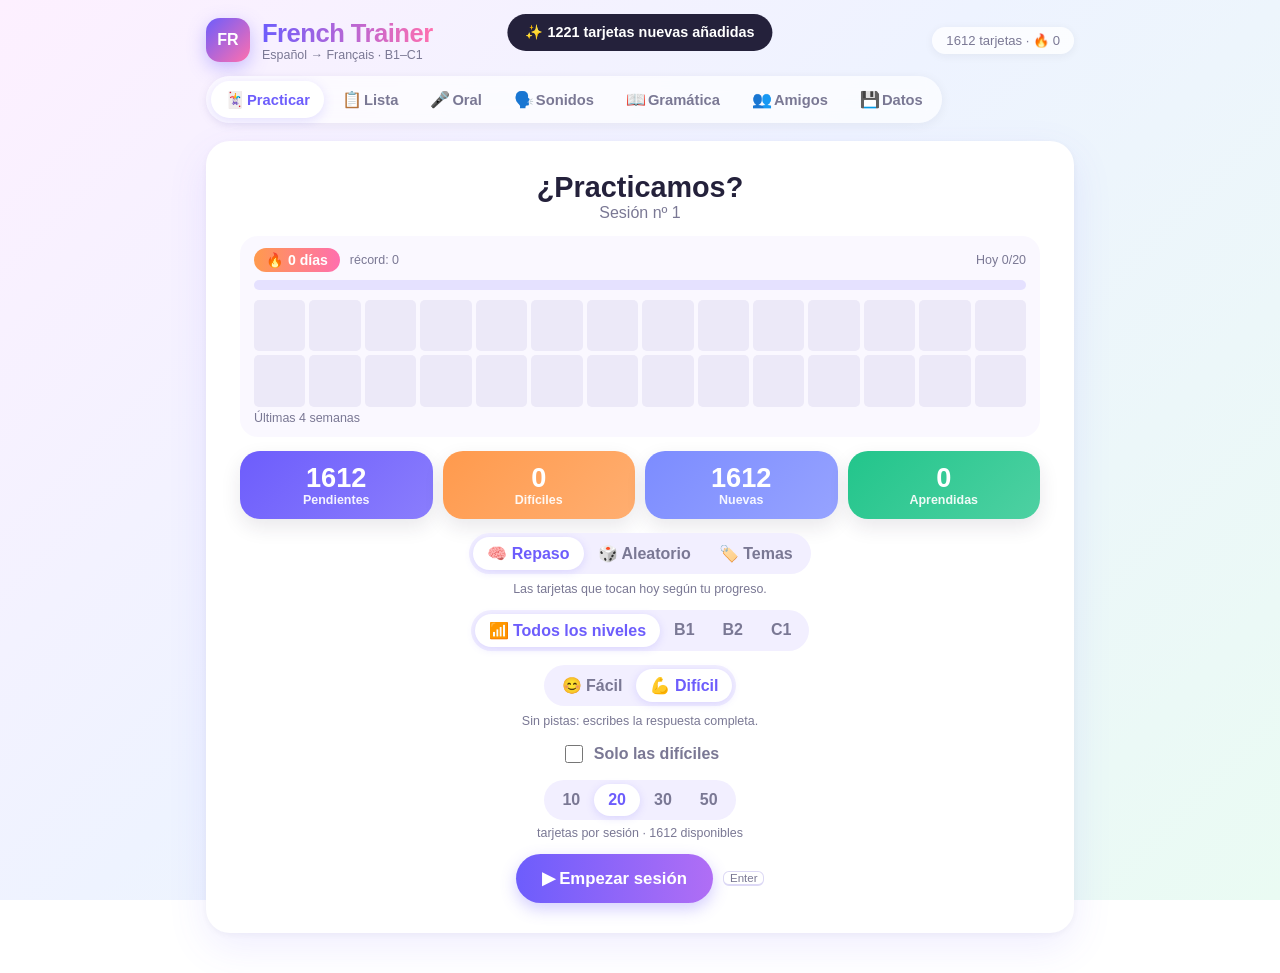
<file: index.html>
<!DOCTYPE html>
<html lang="es">
<head>
  <meta charset="utf-8">
  <meta name="viewport" content="width=device-width, initial-scale=1, viewport-fit=cover">
  <title>French Trainer</title>
  <meta name="theme-color" content="#6d5dfc">
  <meta name="apple-mobile-web-app-capable" content="yes">
  <meta name="mobile-web-app-capable" content="yes">
  <meta name="apple-mobile-web-app-status-bar-style" content="default">
  <meta name="apple-mobile-web-app-title" content="French">
  <link rel="manifest" href="manifest.webmanifest">
  <link rel="icon" href="icons/icon-192.png">
  <link rel="apple-touch-icon" href="icons/apple-touch-icon.png">
  <link rel="stylesheet" href="styles.css">
</head>
<body>
  <div class="shell">
    <header class="top">
      <div class="brand">
        <div class="logo">FR</div>
        <div>
          <div class="title">French Trainer</div>
          <div class="muted small">Español → Français · B1–C1</div>
        </div>
      </div>
      <div id="header-pill" class="pill"></div>
    </header>

    <nav class="tabs" id="tabs">
      <button data-tab="practice" class="active"><span class="ico">🃏</span><span>Practicar</span></button>
      <button data-tab="list"><span class="ico">📋</span><span>Lista</span></button>
      <button data-tab="oral"><span class="ico">🎤</span><span>Oral</span></button>
      <button data-tab="sounds"><span class="ico">🗣️</span><span>Sonidos</span></button>
      <button data-tab="grammar"><span class="ico">📖</span><span>Gramática</span></button>
      <button data-tab="friends"><span class="ico">👥</span><span>Amigos</span></button>
      <button data-tab="data"><span class="ico">💾</span><span>Datos</span></button>
    </nav>

    <main>
      <section id="view-practice" class="view active"></section>
      <section id="view-list" class="view"></section>
      <section id="view-oral" class="view"></section>
      <section id="view-sounds" class="view"></section>
      <section id="view-grammar" class="view"></section>
      <section id="view-suggest" class="view"></section>
      <section id="view-friends" class="view"></section>
      <section id="view-data" class="view"></section>
    </main>
  </div>
  <div id="toast" class="toast"></div>

  <script src="data.js"></script>
  <script src="grammar.js"></script>
  <script src="grammar_ex.js"></script>
  <script src="sounds.js"></script>
  <script src="app.js"></script>
</body>
</html>
</file>
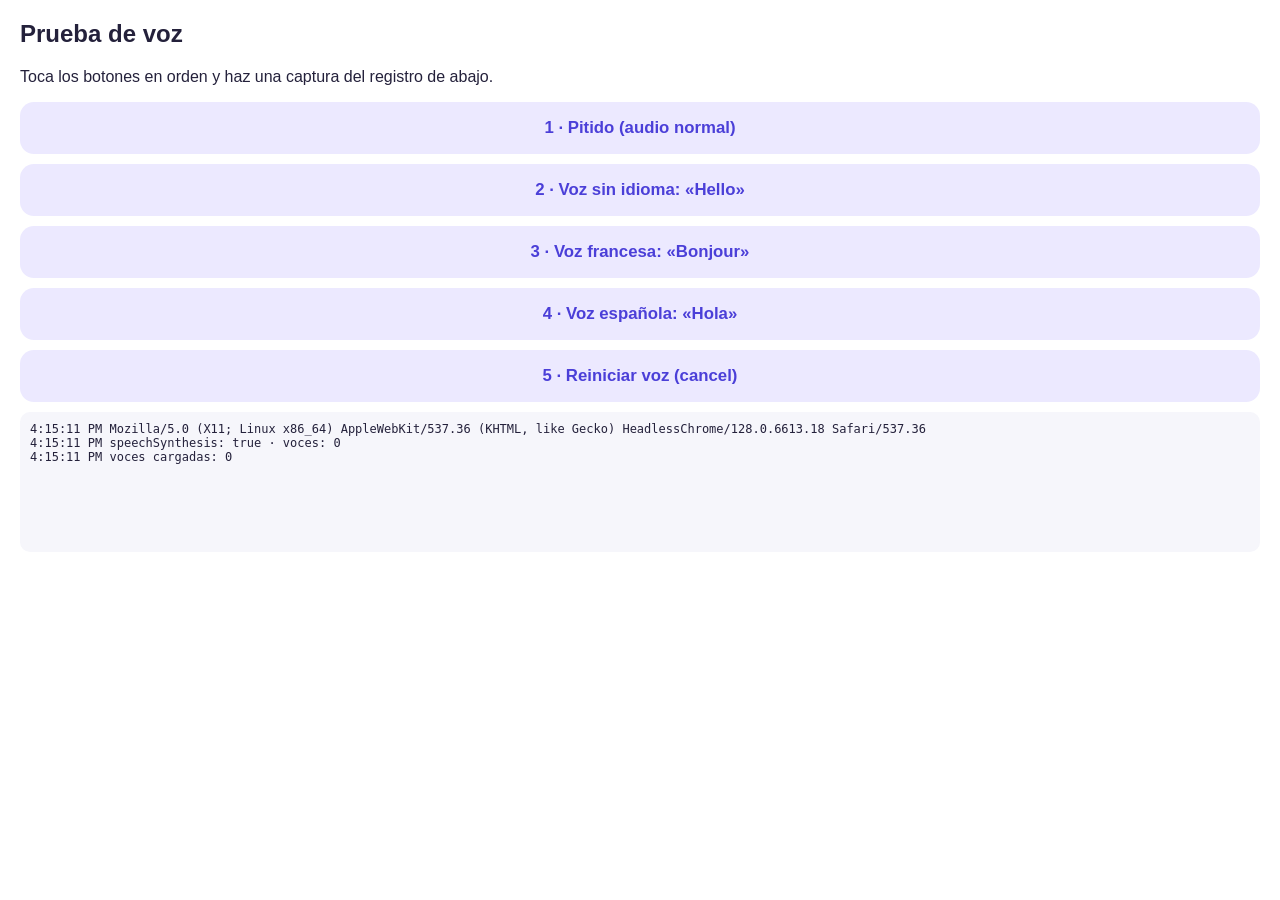
<file: test-voz.html>
<!DOCTYPE html>
<html lang="es">
<head>
<meta charset="utf-8">
<meta name="viewport" content="width=device-width, initial-scale=1">
<title>Prueba de voz</title>
<style>
  body { font-family: Arial, sans-serif; margin: 20px; color: #24213b; }
  button { display: block; width: 100%; margin: 10px 0; padding: 16px; font-size: 1.05rem; border: 0; border-radius: 14px; background: #ece9ff; color: #4b3fd8; font-weight: 700; }
  button:active { filter: brightness(.9); }
  #log { white-space: pre-wrap; font-family: Menlo, monospace; font-size: .75rem; background: #f6f6fb; border-radius: 10px; padding: 10px; min-height: 120px; }
</style>
</head>
<body>
  <h2>Prueba de voz</h2>
  <p>Toca los botones en orden y haz una captura del registro de abajo.</p>
  <button id="b1">1 · Pitido (audio normal)</button>
  <button id="b2">2 · Voz sin idioma: «Hello»</button>
  <button id="b3">3 · Voz francesa: «Bonjour»</button>
  <button id="b4">4 · Voz española: «Hola»</button>
  <button id="b5">5 · Reiniciar voz (cancel)</button>
  <div id="log"></div>
<script>
  const L = document.getElementById('log'), S = window.speechSynthesis;
  const st = () => S ? `speaking=${S.speaking} pending=${S.pending} paused=${S.paused}` : 'sin speechSynthesis';
  const log = m => { L.textContent += `${new Date().toLocaleTimeString()} ${m}\n`; };
  log(`${navigator.userAgent}`);
  log(`speechSynthesis: ${!!S} · voces: ${S ? S.getVoices().length : 0}`);
  if (S) S.onvoiceschanged = () => log(`voces cargadas: ${S.getVoices().length}`);
  function beep() {
    const sr = 22050, n = sr / 2, buf = new DataView(new ArrayBuffer(44 + n * 2));
    const w = (o, s) => [...s].forEach((c, i) => buf.setUint8(o + i, c.charCodeAt(0)));
    w(0, 'RIFF'); buf.setUint32(4, 36 + n * 2, true); w(8, 'WAVEfmt '); buf.setUint32(16, 16, true); buf.setUint16(20, 1, true); buf.setUint16(22, 1, true);
    buf.setUint32(24, sr, true); buf.setUint32(28, sr * 2, true); buf.setUint16(32, 2, true); buf.setUint16(34, 16, true); w(36, 'data'); buf.setUint32(40, n * 2, true);
    for (let i = 0; i < n; i++) buf.setInt16(44 + i * 2, Math.sin(i / sr * 2 * Math.PI * 660) * 8000, true);
    const a = new Audio(URL.createObjectURL(new Blob([buf], { type: 'audio/wav' })));
    a.play().then(() => log('pitido: reproduciendo ✓')).catch(e => log('pitido: error ' + e.message));
  }
  let keep = [];
  function say(text, lang) {
    if (!S) return log('Este navegador no tiene speechSynthesis');
    const u = new SpeechSynthesisUtterance(text); if (lang) u.lang = lang; keep.push(u);
    u.onstart = () => log(`«${text}»: empieza ✓`); u.onend = () => log(`«${text}»: termina`);
    u.onerror = e => log(`«${text}»: error ${e.error}`);
    log(`speak «${text}» lang=${lang || '-'} (${st()})`);
    S.speak(u);
    setTimeout(() => log(`  1,5 s después: ${st()}`), 1500);
  }
  document.getElementById('b1').onclick = beep;
  document.getElementById('b2').onclick = () => say('Hello');
  document.getElementById('b3').onclick = () => say('Bonjour', 'fr-FR');
  document.getElementById('b4').onclick = () => say('Hola', 'es-ES');
  document.getElementById('b5').onclick = () => { S && S.cancel(); log(`cancel (${st()})`); };
</script>
</body>
</html>
</file>
<file: styles.css>
:root {
  --primary: #6d5dfc; --primary2: #b06ef5; --pink: #ff6fae;
  --text: #24213b; --muted: #7a7894;
  --ok: #1fb37a; --ok-bg: #e3f8ee; --warn-bg: #fff5dc; --ko: #f0506e; --ko-bg: #ffe8ed;
  --new: #7c8cff; --diff: #ff9a4d; --learned: #22c58b;
  --radius: 24px;
}
* { box-sizing: border-box; -webkit-tap-highlight-color: transparent; }
html, body { margin: 0; }
body {
  font-family: Arial, Helvetica, sans-serif; color: var(--text);
  background: linear-gradient(135deg, #fdf0ff 0%, #eef3ff 45%, #eafbf3 100%) fixed;
  min-height: 100vh;
}
button, input, select, textarea { font-family: inherit; font-size: inherit; color: inherit; }
.shell { max-width: 900px; margin: 0 auto; padding: 18px 16px 110px; }
.muted { color: var(--muted); }
.small { font-size: .78rem; }
.row { display: flex; align-items: center; gap: 10px; flex-wrap: wrap; }
.between { justify-content: space-between; }
.center { justify-content: center; }
.col { display: flex; flex-direction: column; gap: 14px; }
.hidden { display: none !important; }

/* header */
.top { display: flex; align-items: center; justify-content: space-between; gap: 10px; margin-bottom: 14px;
       padding-top: env(safe-area-inset-top); }
.brand { display: flex; align-items: center; gap: 12px; }
.logo { width: 44px; height: 44px; border-radius: 14px; display: grid; place-items: center; color: #fff; font-weight: 800;
        background: linear-gradient(135deg, var(--primary), var(--pink)); box-shadow: 0 6px 18px rgba(109,93,252,.35); }
.title { font-size: 1.6rem; font-weight: 800; letter-spacing: -.02em;
         background: linear-gradient(90deg, var(--primary), var(--pink)); -webkit-background-clip: text; background-clip: text; color: transparent; }
.pill { background: rgba(255,255,255,.8); border-radius: 999px; padding: 6px 14px; font-size: .82rem; color: var(--muted);
        box-shadow: 0 2px 10px rgba(36,33,59,.06); white-space: nowrap; }

/* tabs: bottom bar on mobile, pills on desktop */
.tabs { position: fixed; left: 0; right: 0; bottom: 0; z-index: 20; display: flex; justify-content: space-around;
        background: rgba(255,255,255,.95); backdrop-filter: blur(10px); -webkit-backdrop-filter: blur(10px);
        box-shadow: 0 -4px 20px rgba(36,33,59,.08); padding: 6px 4px calc(6px + env(safe-area-inset-bottom)); }
.tabs button { border: 0; background: none; display: flex; flex-direction: column; align-items: center; gap: 2px;
               padding: 6px 10px; border-radius: 14px; color: var(--muted); font-size: .72rem; font-weight: 700; cursor: pointer; flex: 1; }
.tabs .ico { font-size: 1.3rem; }
.tabs button.active { color: var(--primary); background: #f2efff; }
@media (min-width: 720px) {
  .shell { padding-bottom: 40px; }
  .tabs { position: static; width: fit-content; margin: 0 0 18px; border-radius: 999px; padding: 5px; gap: 4px;
          background: rgba(255,255,255,.65); box-shadow: 0 2px 12px rgba(36,33,59,.06); }
  .tabs button { flex-direction: row; font-size: .92rem; padding: 9px 18px; border-radius: 999px; flex: none; }
  .tabs .ico { font-size: 1rem; }
  .tabs button.active { background: #fff; box-shadow: 0 3px 12px rgba(109,93,252,.18); }
}
.view { display: none; }
.view.active { display: block; animation: in .25s ease-out; }

/* cards */
.card { background: #fff; border-radius: var(--radius); padding: 24px; box-shadow: 0 14px 40px rgba(109,93,252,.10), 0 2px 6px rgba(36,33,59,.04); }
@media (min-width: 720px) { .card { padding: 30px 34px; } }
.prompt { font-size: 1.6rem; line-height: 1.3; font-weight: 800; letter-spacing: -.01em; margin: 6px 0 2px; }
@media (min-width: 720px) { .prompt { font-size: 1.9rem; } }
.chip { display: inline-block; border-radius: 999px; padding: 4px 11px; font-size: .74rem; font-weight: 700; }
.answer { width: 100%; font-size: 1.25rem; padding: 14px 16px; border-radius: 16px; border: 2px solid #e6e2fb; outline: none; background: #fcfbff; }
.answer:focus { border-color: var(--primary); background: #fff; }
.answer[readonly] { background: #f6f5fb; }

/* buttons */
.btn { border: 0; border-radius: 999px; padding: 11px 20px; font-weight: 700; cursor: pointer; display: inline-flex; align-items: center; gap: 6px;
       transition: transform .1s ease, box-shadow .15s ease; touch-action: manipulation; }
.btn:active { transform: scale(.97); }
.btn-grad { color: #fff; background: linear-gradient(90deg, var(--primary), var(--primary2)); box-shadow: 0 6px 16px rgba(109,93,252,.30); }
.btn-soft { background: #f2efff; color: var(--primary); }
.btn-diff { background: #fff1e6; color: var(--diff); }
.btn-learned { background: #e3f8ee; color: var(--learned); }
.btn-ghost { background: transparent; color: var(--muted); padding: 6px 10px; }
.btn-lg { padding: 14px 26px; font-size: 1.05rem; }
.btn[disabled] { opacity: .55; cursor: default; }
.kbd { border: 1px solid #dcd8f5; border-bottom-width: 2px; border-radius: 6px; padding: 0 6px; font-size: .72rem; color: var(--muted); background: #fff; }
@media (hover: none) { .kbd { display: none; } }

/* stats */
.stats { display: grid; grid-template-columns: repeat(auto-fit, minmax(120px, 1fr)); gap: 10px; width: 100%; }
.stat { border-radius: 20px; padding: 12px 16px; color: #fff; box-shadow: 0 8px 20px rgba(36,33,59,.10); }
.stat .num { font-size: 1.7rem; font-weight: 800; line-height: 1.1; }
.stat .lbl { font-size: .78rem; font-weight: 700; opacity: .92; }

/* segmented */
.seg { display: inline-flex; background: #f2efff; border-radius: 999px; padding: 4px; }
.seg button { border: 0; background: none; border-radius: 999px; padding: 7px 14px; font-weight: 700; color: var(--muted); cursor: pointer; }
.seg button.on { background: #fff; color: var(--primary); box-shadow: 0 2px 8px rgba(109,93,252,.18); }

/* progress */
.progress { height: 10px; border-radius: 999px; background: rgba(109,93,252,.15); overflow: hidden; margin: 10px 0 14px; }
.progress > div { height: 100%; border-radius: 999px; background: linear-gradient(90deg, var(--primary), var(--pink)); transition: width .3s ease; }
.streak { background: linear-gradient(90deg, #ff9a4d, var(--pink)); color: #fff; border-radius: 999px; padding: 4px 12px; font-weight: 800; font-size: .88rem; }

/* feedback */
.fb { border-radius: 18px; padding: 14px 18px; margin-top: 14px; }
.fb .t { font-weight: 800; }
.fb .a { font-size: 1.2rem; font-weight: 700; margin-top: 4px; }
.fb-ok { background: var(--ok-bg); color: #0d5c3d; }
.fb-warn { background: var(--warn-bg); color: #6b4a00; }
.fb-ko { background: var(--ko-bg); color: #8a1c33; }
.note { background: #f5f3ff; border-radius: 14px; padding: 12px 16px; margin-top: 10px; font-size: .95rem; display: flex; gap: 8px; }
.actions { margin-top: 16px; }

/* summary ring */
.ring { width: 130px; height: 130px; border-radius: 50%; display: grid; place-items: center; }
.ring > div { width: 100px; height: 100px; border-radius: 50%; background: #fff; display: grid; place-items: center; font-size: 1.6rem; font-weight: 800; }

/* list */
.toolbar { display: flex; gap: 10px; flex-wrap: wrap; align-items: center; margin: 14px 0; }
.search { flex: 1; min-width: 200px; padding: 11px 16px; border-radius: 999px; border: 2px solid #e6e2fb; background: #fff; outline: none; }
.search:focus { border-color: var(--primary); }
.filters { display: flex; gap: 6px; flex-wrap: wrap; }
.filters button { border: 0; border-radius: 999px; padding: 7px 13px; font-weight: 700; background: #fff; color: var(--muted); cursor: pointer; }
.filters button.on { background: var(--primary); color: #fff; }
.items { display: flex; flex-direction: column; gap: 10px; }
.item { background: #fff; border-radius: 18px; padding: 14px 16px; box-shadow: 0 4px 14px rgba(36,33,59,.05); display: flex; gap: 10px; align-items: flex-start; }
.item-main { flex: 1; min-width: 0; cursor: pointer; }
.item .es { font-weight: 700; }
.item .fr { color: var(--primary); margin-top: 2px; }
.item .meta { margin-top: 6px; display: flex; gap: 6px; flex-wrap: wrap; align-items: center; font-size: .76rem; color: var(--muted); }
.item .xnote { margin-top: 8px; font-size: .88rem; background: #f5f3ff; border-radius: 10px; padding: 8px 10px; }
.item-actions { display: flex; flex-direction: column; gap: 4px; }
.icon-btn { border: 0; background: #f6f5fb; border-radius: 10px; width: 34px; height: 34px; cursor: pointer; font-size: .95rem; }
.icon-btn:active { transform: scale(.95); }
details.card summary { cursor: pointer; font-weight: 800; list-style: none; }
details.card summary::-webkit-details-marker { display: none; }
.field { width: 100%; padding: 11px 14px; border-radius: 14px; border: 2px solid #e6e2fb; background: #fcfbff; outline: none; }
.field:focus { border-color: var(--primary); background: #fff; }
label.lbl { font-size: .8rem; font-weight: 700; color: var(--muted); }

/* suggest */
.topic-chips { display: flex; flex-wrap: wrap; gap: 6px; }
.topic-chips button { border: 2px solid transparent; border-radius: 999px; padding: 6px 12px; font-weight: 700; font-size: .82rem; cursor: pointer; opacity: .55; }
.topic-chips button.on { opacity: 1; border-color: currentColor; }
.sugg { background: #fff; border-radius: 20px; padding: 16px 18px; box-shadow: 0 6px 18px rgba(109,93,252,.08); display: flex; gap: 12px;
        justify-content: space-between; align-items: flex-start; transition: transform .15s ease; animation: in .3s ease-out; }
@media (hover: hover) { .sugg:hover { transform: translateY(-2px); } }
.sugg .es { font-weight: 700; }
.sugg .fr { color: var(--primary); margin-top: 2px; }
.sugg .alt { font-size: .82rem; color: var(--muted); margin-top: 4px; }
.sugg .n { font-size: .86rem; background: #f5f3ff; border-radius: 10px; padding: 6px 10px; margin-top: 6px; }
.file-btn { position: relative; overflow: hidden; }
.file-btn input { position: absolute; inset: 0; opacity: 0; cursor: pointer; }

/* toast */
.toast { position: fixed; left: 50%; top: calc(14px + env(safe-area-inset-top)); transform: translateX(-50%) translateY(-120%);
         background: #24213b; color: #fff; padding: 10px 18px; border-radius: 999px; font-weight: 700; font-size: .9rem; z-index: 50;
         transition: transform .25s ease, opacity .25s ease; max-width: 90vw; text-align: center; opacity: 0; pointer-events: none; }
.toast.show { transform: translateX(-50%) translateY(0); opacity: 1; }

/* animations */
@keyframes in { from { transform: translateY(8px); opacity: 0; } to { transform: none; opacity: 1; } }
@keyframes pop { 0% { transform: scale(.94); opacity: 0; } 60% { transform: scale(1.03); opacity: 1; } 100% { transform: scale(1); } }
@keyframes shake { 0%,100% { transform: translateX(0); } 20%,60% { transform: translateX(-7px); } 40%,80% { transform: translateX(7px); } }
.anim-in { animation: in .3s ease-out; }
.anim-pop { animation: pop .4s ease-out; }
.anim-shake { animation: shake .4s ease-in-out; }

/* streak + heatmap */
.streak-box { width: 100%; background: #faf8ff; border-radius: 18px; padding: 12px 14px; text-align: left; }
.heatmap { display: grid; grid-template-columns: repeat(14, 1fr); gap: 4px; }
.hm { aspect-ratio: 1; border-radius: 5px; background: #ece9f8; }
.hm1 { background: #d6cffd; } .hm2 { background: #a99bfb; } .hm3 { background: linear-gradient(135deg, var(--primary), var(--pink)); }

/* practice options */
.check { display: inline-flex; align-items: center; gap: 8px; font-weight: 700; color: var(--muted); cursor: pointer; }
.check input { width: 18px; height: 18px; accent-color: var(--primary); }
.picker { width: 100%; text-align: left; background: #faf8ff; border-radius: 18px; padding: 12px; display: flex; flex-direction: column; gap: 12px; max-height: 340px; overflow-y: auto; }
.picker-group b { font-size: .85rem; }
.btn.small { padding: 4px 10px; font-size: .8rem; }
.seg { flex-wrap: wrap; justify-content: center; }

/* speak buttons */
.icon-light { background: rgba(255,255,255,.6); }
.icon-inline { width: 28px; height: 28px; font-size: .8rem; vertical-align: middle; margin-left: 4px; }
.item-actions { display: grid; grid-template-columns: repeat(2, 34px); gap: 4px; }

/* modal editor */
.modal { position: fixed; inset: 0; background: rgba(36,33,59,.45); z-index: 60; display: grid; place-items: center; padding: 16px; }
.modal-box { background: #fff; border-radius: 22px; padding: 22px; width: 100%; max-width: 520px; max-height: 90vh; overflow-y: auto; box-shadow: 0 20px 60px rgba(36,33,59,.3); }
textarea.field { resize: vertical; font-family: inherit; }
hr.sep { border: 0; border-top: 1px solid #eee; width: 100%; }

/* oral */
.day-chips { display: flex; gap: 6px; flex-wrap: wrap; }
.day-chips button { border: 0; border-radius: 999px; padding: 7px 12px; font-weight: 700; background: #f2efff; color: var(--muted); cursor: pointer; }
.day-chips button.on { background: var(--primary); color: #fff; }
.questions { margin: 0; padding-left: 20px; display: flex; flex-direction: column; gap: 6px; }
.word-chips { display: flex; flex-wrap: wrap; gap: 6px; margin: 8px 0 4px; }
.wchip { border: 0; border-radius: 999px; padding: 6px 12px; background: #eef3ff; color: #2f55c4; font-weight: 700; cursor: pointer; }
.timer { font-size: 3.4rem; font-weight: 800; letter-spacing: .02em; font-variant-numeric: tabular-nums;
         background: linear-gradient(90deg, var(--primary), var(--pink)); -webkit-background-clip: text; background-clip: text; color: transparent; }
@media (max-width: 480px) { .tabs button { padding: 6px 4px; font-size: .66rem; } }

.steps { margin: 0; padding-left: 20px; display: flex; flex-direction: column; gap: 6px; font-size: .9rem; }
.steps a { color: var(--primary); font-weight: 700; }

/* easy-mode hint + diff marks */
.hint { display: flex; flex-wrap: wrap; gap: 6px 14px; padding: 6px 0; }
.hw { display: inline-flex; gap: 3px; align-items: flex-end; }
.hl { width: 1.05em; height: 1.45em; border-bottom: 3px solid #c9c2f5; display: inline-grid; place-items: center; font-weight: 800; color: var(--primary); font-size: 1.05rem; }
.hl.on { border-bottom-color: var(--primary); }
.hp { font-weight: 800; color: var(--muted); font-size: 1.05rem; padding-bottom: 2px; }
mark.ok { background: #c7f0dc; color: #0d5c3d; border-radius: 4px; padding: 0 1px; }
mark.ko { background: #ffd2da; color: #8a1c33; border-radius: 4px; padding: 0 1px; }
.fb-warn mark.ok { background: #ffe7a3; color: #6b4a00; }
.yours { font-weight: 700; }

/* grammar */
.gram-index { display: flex; flex-wrap: wrap; gap: 6px; }
.gram-index button { border: 0; border-radius: 999px; padding: 6px 11px; background: #f2efff; color: var(--primary); font-weight: 700; font-size: .8rem; cursor: pointer; }
.gram-index button.dim { opacity: .35; }
.gram-group { margin: 20px 4px 8px; font-weight: 800; color: var(--muted); text-transform: uppercase; letter-spacing: .04em; font-size: .8rem; }
details.gram { margin-top: 10px; padding: 18px 20px; }
details.gram summary { font-size: 1.1rem; }
details.gram summary::after { content: '＋'; float: right; color: var(--primary); }
details.gram[open] summary::after { content: '－'; }
.gram-body { margin-top: 12px; line-height: 1.55; }
.gram-body p { margin: 8px 0; }
.gram-body ul { margin: 6px 0; padding-left: 20px; }
.gram-body table { border-collapse: collapse; margin: 10px 0; font-size: .9rem; display: block; overflow-x: auto; max-width: 100%; -webkit-overflow-scrolling: touch; }
.gram-body th, .gram-body td { min-width: 5.2em; }
.gram-body td:first-child { white-space: nowrap; }
.gram-body th { background: #f2efff; color: var(--primary); text-align: left; padding: 7px 9px; }
.gram-body td { border-top: 1px solid #eee; padding: 7px 9px; vertical-align: top; }
.gram-body b { color: var(--primary); }
.gram-body .ex { background: #f7f9ff; border-radius: 10px; padding: 8px 12px; font-style: italic; }
.gram-body .tip { background: #fff7e6; border-radius: 12px; padding: 10px 12px; margin-top: 10px; font-size: .92rem; }
.gram-body .order { font-weight: 800; text-align: center; background: #f2efff; border-radius: 10px; padding: 8px; }
@media (max-width: 480px) { .tabs button { font-size: .6rem; } .tabs .ico { font-size: 1.15rem; } }

/* small phones */
@media (max-width: 480px) { .title { font-size: 1.25rem; } .pill { font-size: .72rem; padding: 5px 10px; } }

/* sounds */
.snd-chips button small { opacity: .75; font-weight: 600; }
.snd-pairs { display: flex; flex-wrap: wrap; gap: 8px 14px; margin: 10px 0 4px; }
.snd-pair { display: inline-flex; align-items: center; gap: 4px; }
.gram-body .warn { background: #fff7e6; border-radius: 12px; padding: 10px 12px; font-size: .92rem; }
.snd-opts { display: grid; grid-template-columns: 1fr 1fr; gap: 12px; width: 100%; margin: 6px 0; }
.snd-opt { border: 0; border-radius: 18px; padding: 18px 10px; background: #f2efff; cursor: pointer; display: flex; flex-direction: column; gap: 4px;
           align-items: center; font-family: inherit; color: var(--ink, #24213b); transition: transform .1s; }
.snd-opt b { font-size: 1.5rem; color: var(--primary); }
.snd-opt span { font-size: .85rem; color: var(--muted); }
.snd-opt:active { transform: scale(.97); }
.snd-opt.right { background: #d4f5e6; } .snd-opt.right b { color: #16815a; }
.snd-opt.wrong { background: #ffd9d9; } .snd-opt.wrong b { color: #b3313a; }
.snd-opt.dim { opacity: .5; }
.snd-word { font-size: 2.2rem; font-weight: 800; color: var(--primary); margin-top: 6px; }
.snd-word.phrase { font-size: 1.4rem; }
.big-mic { font-size: 1.1rem; padding: 14px 28px; margin: 8px 0; }
.snd-detail { font-size: 1.15rem; line-height: 1.8; }
@media (min-width: 720px) { .tabs { flex-wrap: wrap; } .tabs button { padding: 9px 14px; } }
@media (max-width: 480px) { .tabs { padding-left: 2px; padding-right: 2px; } .tabs button { padding: 6px 1px; font-size: .56rem; min-width: 0; } .tabs .ico { font-size: 1.1rem; } }
#snd-mode { flex-wrap: nowrap; } #snd-mode button { padding: 7px 11px; white-space: nowrap; }

.voice-help summary { cursor: pointer; font-weight: 700; color: var(--primary); }
.voice-help .steps { margin-top: 10px; }
.diag { white-space: pre-wrap; font-family: ui-monospace, Menlo, Consolas, monospace; font-size: .72rem; background: #f6f6fb; border-radius: 10px; padding: 10px; max-height: 320px; overflow: auto; word-break: break-word; }
button:active, .btn:active { transform: scale(.95); filter: brightness(.93); }
button { transition: transform .08s, filter .08s; -webkit-tap-highlight-color: rgba(109,93,252,.15); }
.icon-btn.flag-on { background: #fff1e6; color: var(--diff); box-shadow: inset 0 0 0 2px var(--diff); }
.lit { font-size: .82rem; color: var(--muted); font-style: italic; margin-top: 2px; }
.lit-note { background: #eef6ff; }
.chip.lvl { font-weight: 800; letter-spacing: .02em; }
.lvl-B1 { background: #d8f3dc; color: #1f7a3a; }
.lvl-B2 { background: #e3ecff; color: #2f55c4; }
.lvl-C1 { background: #2b2350; color: #ffd76a; }
.fsep { display: inline-block; width: 1px; height: 22px; background: #ddd; margin: 0 4px; vertical-align: middle; }
.lvl-mix { background: linear-gradient(90deg, #d8f3dc, #e3ecff); color: #2a5a8a; }

/* friends */
.rank { display: flex; flex-direction: column; gap: 8px; }
.rank-row { display: grid; grid-template-columns: 2.2em minmax(5em, 9em) 1fr 3em; align-items: center; gap: 8px; padding: 6px 8px; border-radius: 12px; }
.rank-row.me { background: #f2efff; }
.rank-pos { font-size: 1.2rem; text-align: center; }
.rank-name { font-weight: 700; overflow: hidden; text-overflow: ellipsis; white-space: nowrap; }
.rank-bar { height: 10px; background: #eee; border-radius: 99px; overflow: hidden; display: block; }
.rank-bar span { display: block; height: 100%; background: linear-gradient(90deg, var(--primary), var(--pink)); border-radius: 99px; }
.rank-val { text-align: right; font-weight: 800; font-variant-numeric: tabular-nums; }
.today-row, .friend-row { padding: 6px 0; border-top: 1px solid #f0eef8; flex-wrap: wrap; gap: 4px; }
.challenge { border: 1px solid #ece9fb; border-radius: 14px; padding: 10px 12px; display: flex; flex-direction: column; gap: 6px; }
.challenge.done { background: #fafaff; }
.ch-line { display: grid; grid-template-columns: minmax(4em, 8em) 1fr 4.5em; gap: 8px; align-items: center; font-size: .9rem; }
.trophy-row { padding: 6px 0; border-top: 1px solid #f0eef8; }
.trophies { font-size: 1.25rem; letter-spacing: 2px; margin-left: 6px; }

/* grammar exercises */
.gx-q { font-size: 1.25rem; font-weight: 700; line-height: 1.5; margin: 6px 0; }
.gx-blank { display: inline-block; min-width: 3.5em; border-bottom: 3px solid #c9c2f5; color: transparent; }
.gx-fill { padding: 0 4px; border-radius: 6px; }
.gx-fill.ok { background: #c7f0dc; color: #0d5c3d; } .gx-fill.ko { background: #ffe7a3; color: #6b4a00; }
.gx-opts { display: grid; grid-template-columns: repeat(auto-fit, minmax(130px, 1fr)); gap: 10px; }
.gx-opt { border: 0; border-radius: 14px; padding: 14px 10px; background: #f2efff; color: var(--primary); font-weight: 700; font-size: 1rem; cursor: pointer; font-family: inherit; }
.gx-opt.right { background: #d4f5e6; color: #16815a; } .gx-opt.wrong { background: #ffd9d9; color: #b3313a; } .gx-opt.dim { opacity: .5; }
.gx-chip { border: 0; border-radius: 999px; padding: 7px 12px; background: #f2efff; color: var(--muted); font-weight: 700; cursor: pointer; font-family: inherit; }
.gx-chip.on { background: var(--primary); color: #fff; }
.accent-keys { display: flex; flex-wrap: wrap; gap: 6px; }
.accent-keys button { border: 0; border-radius: 10px; min-width: 2.3em; padding: 7px; background: #f6f5fb; font-size: 1rem; cursor: pointer; font-family: inherit; }
</file>
